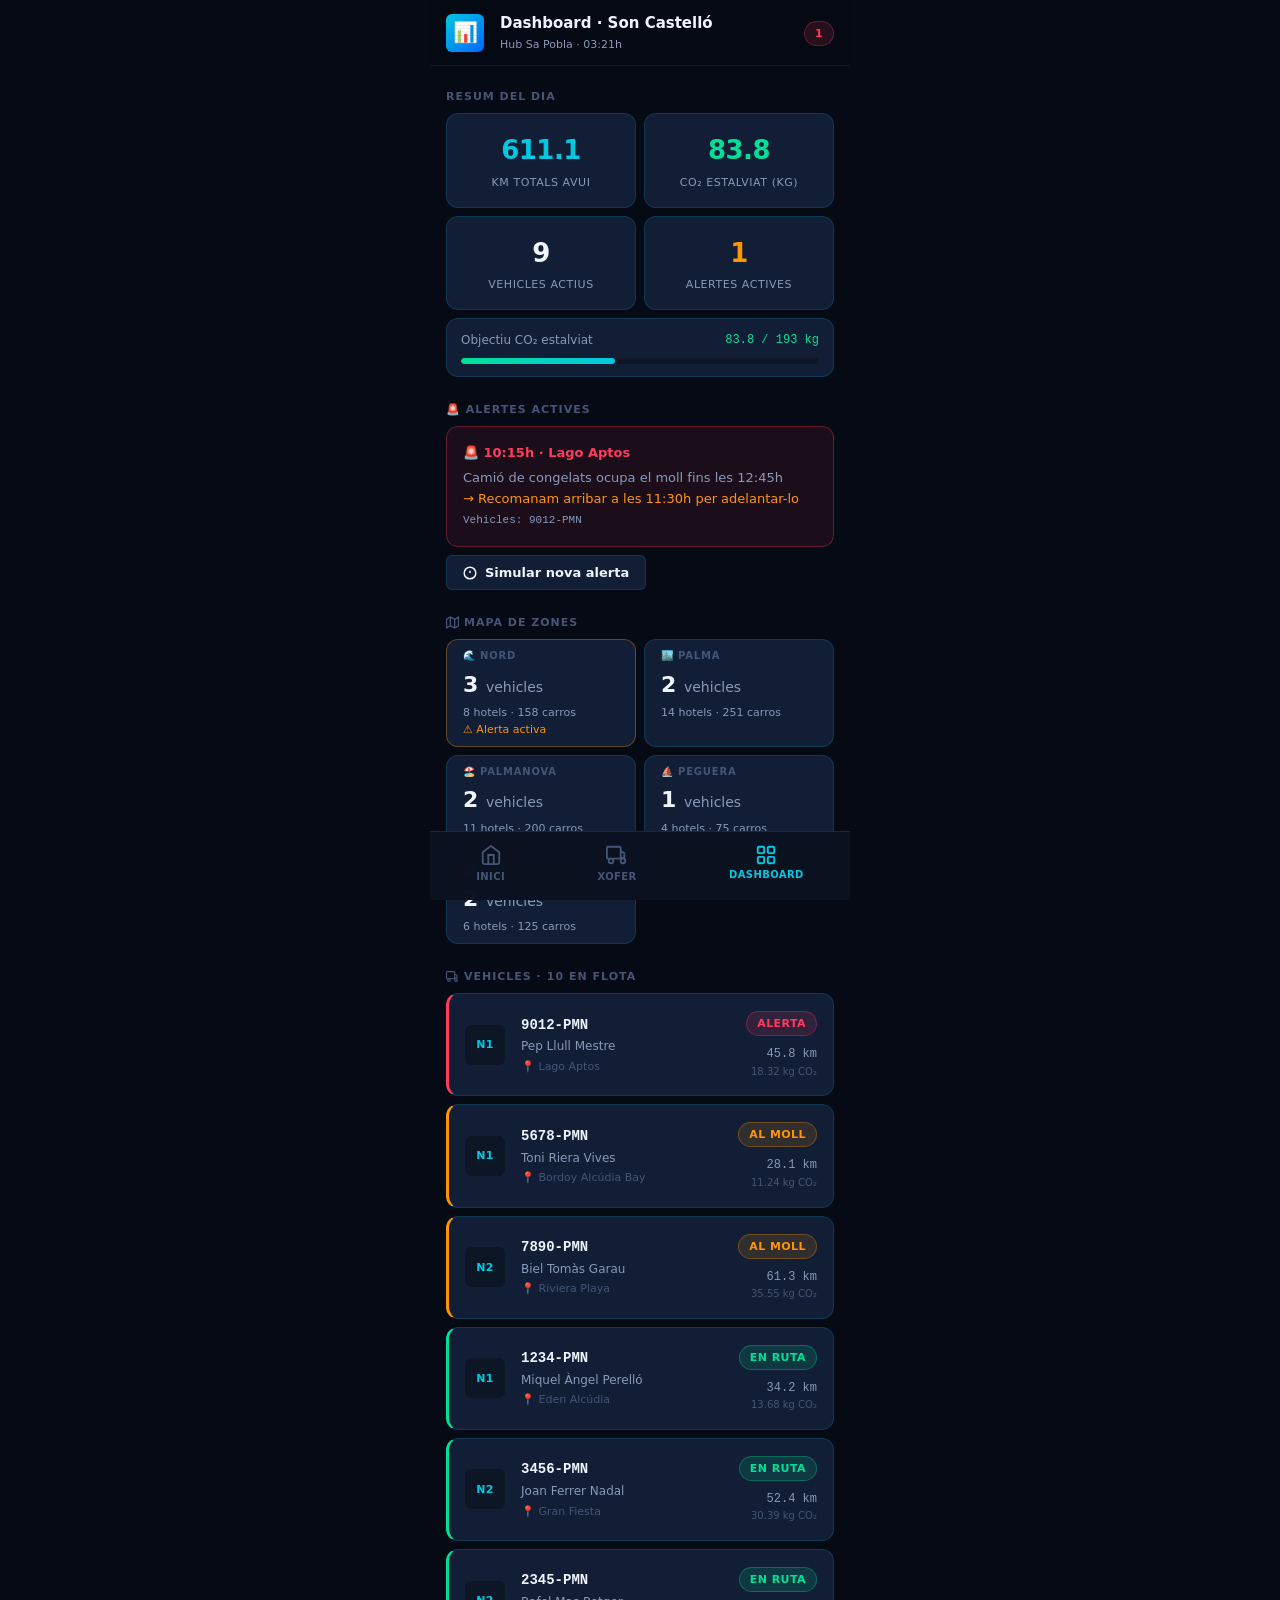
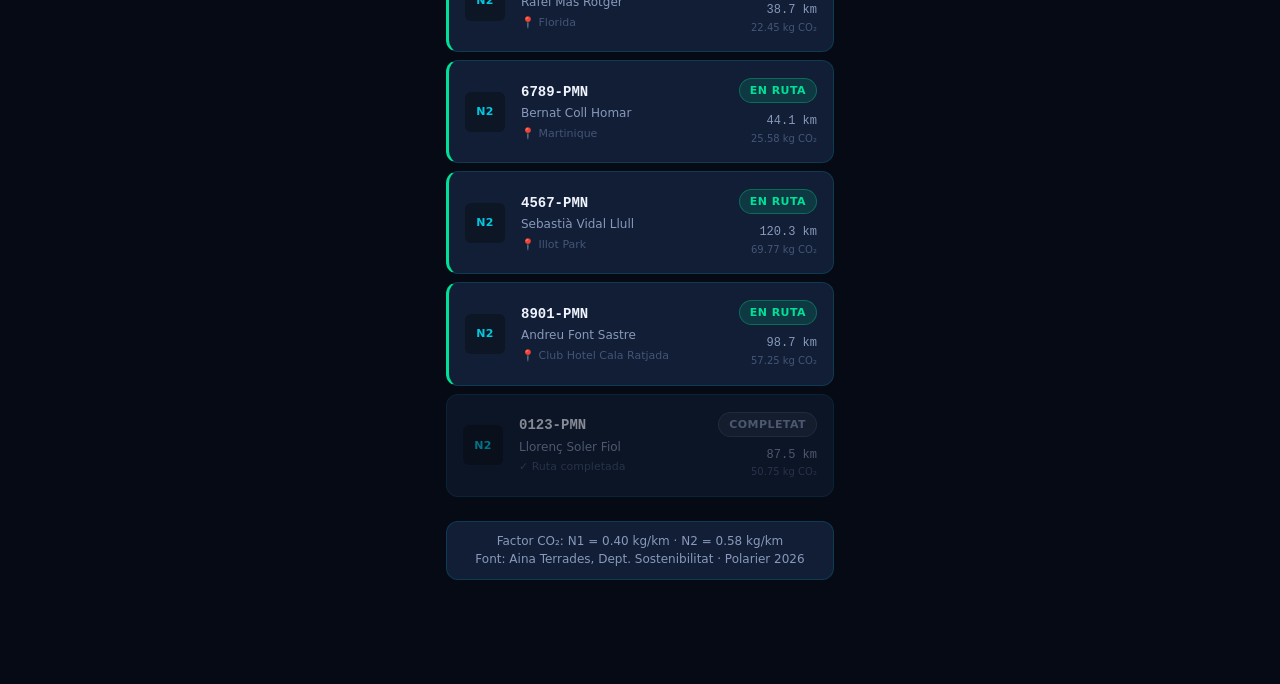
<file: gestor.html>
<!DOCTYPE html>
<html lang="ca">
<head>
  <meta charset="UTF-8">
  <meta name="viewport" content="width=device-width, initial-scale=1.0, maximum-scale=1.0, user-scalable=no">
  <meta name="theme-color" content="#050A14">
  <meta name="apple-mobile-web-app-capable" content="yes">
  <title>PolarRoute — Gestor</title>
  <link rel="stylesheet" href="style.css">
</head>
<body>
  <!-- ====================================================
       gestor.html — Dashboard de gestió de flota
       Hackathon InnovaFP 2026 · Polarier
       ==================================================== -->

  <!-- Capçalera sticky -->
  <header class="page-header">
    <div class="logo-icon">📊</div>
    <div class="header-info">
      <h1>Dashboard · Son Castelló</h1>
      <div class="subtitle" id="hora-actual">Hub Sa Pobla — temps real</div>
    </div>
    <div id="badge-alertes"></div>
  </header>

  <div class="container" style="margin-top: 6px;">

    <!-- === COMPTADORS PRINCIPALS === -->
    <div class="section">
      <div class="section-title">Resum del dia</div>
      <div class="stats-grid">
        <div class="stat-card">
          <div class="stat-value cyan" id="stat-km">—</div>
          <div class="stat-label">Km totals avui</div>
        </div>
        <div class="stat-card">
          <div class="stat-value green" id="stat-co2-estalviat">—</div>
          <div class="stat-label">CO₂ estalviat (kg)</div>
        </div>
        <div class="stat-card">
          <div class="stat-value" id="stat-vehicles">—</div>
          <div class="stat-label">Vehicles actius</div>
        </div>
        <div class="stat-card">
          <div class="stat-value orange" id="stat-alertes">—</div>
          <div class="stat-label">Alertes actives</div>
        </div>
      </div>

      <!-- Barra de progrés CO2 -->
      <div class="card" style="padding: 12px 14px; margin-top: var(--sp-sm);">
        <div class="flex-between text-sm" style="margin-bottom: 8px;">
          <span class="text-muted">Objectiu CO₂ estalviat</span>
          <span class="text-mono" style="color: var(--ok);">
            <span id="co2-actual">—</span> / <span id="co2-objectiu">193</span> kg
          </span>
        </div>
        <div style="height:6px; background:var(--bg-surface); border-radius:var(--r-full); overflow:hidden;">
          <div id="co2-bar" style="height:100%; background:linear-gradient(90deg,var(--ok),var(--accent-cyan)); border-radius:var(--r-full); width:0%; transition:width .6s ease;"></div>
        </div>
      </div>
    </div>

    <!-- === ALERTES ACTIVES === -->
    <div class="section" id="zona-alertes">
      <div class="section-title">🚨 Alertes actives</div>
      <div id="llista-alertes">
        <!-- Generat per JavaScript -->
      </div>
      <button class="btn btn-secondary btn-sm" style="margin-top: 8px;" onclick="simularNova()">
        <svg width="14" height="14" viewBox="0 0 24 24" fill="none" stroke="currentColor" stroke-width="2.5">
          <circle cx="12" cy="12" r="10"/>
          <path d="M12 8v4M12 16h.01"/>
        </svg>
        Simular nova alerta
      </button>
    </div>

    <!-- === MAPA DE ZONES === -->
    <div class="section">
      <div class="section-title">
        <svg width="13" height="13" viewBox="0 0 24 24" fill="none" stroke="currentColor" stroke-width="2.5">
          <polygon points="1,6 1,22 8,18 16,22 23,18 23,2 16,6 8,2"/>
          <line x1="8" y1="2" x2="8" y2="18"/>
          <line x1="16" y1="6" x2="16" y2="22"/>
        </svg>
        Mapa de zones
      </div>
      <div class="zone-grid" id="zone-grid">
        <!-- Generat per JavaScript -->
      </div>
    </div>

    <!-- === VEHICLES ACTIUS === -->
    <div class="section">
      <div class="section-title">
        <svg width="13" height="13" viewBox="0 0 24 24" fill="none" stroke="currentColor" stroke-width="2">
          <rect x="1" y="3" width="15" height="13" rx="1"/>
          <path d="M16 8l4 2v5h-4"/>
          <circle cx="5.5" cy="18.5" r="2.5"/>
          <circle cx="18.5" cy="18.5" r="2.5"/>
        </svg>
        Vehicles · <span id="total-vehicles">10</span> en flota
      </div>
      <div id="llista-vehicles">
        <!-- Generat per JavaScript -->
      </div>
    </div>

    <!-- Footer CO2 -->
    <div class="card text-sm text-muted center" style="padding: 10px;">
      Factor CO₂: N1 = 0.40 kg/km · N2 = 0.58 kg/km<br>
      Font: Aina Terrades, Dept. Sostenibilitat · Polarier 2026
    </div>

  </div>

  <!-- Navegació inferior -->
  <nav class="bottom-nav">
    <a href="index.html" class="nav-item">
      <svg viewBox="0 0 24 24" fill="none" stroke="currentColor" stroke-width="2">
        <path d="M3 9l9-7 9 7v11a2 2 0 01-2 2H5a2 2 0 01-2-2z"/>
        <polyline points="9,22 9,12 15,12 15,22"/>
      </svg>
      Inici
    </a>
    <a href="xofer.html" class="nav-item">
      <svg viewBox="0 0 24 24" fill="none" stroke="currentColor" stroke-width="2">
        <rect x="1" y="3" width="15" height="13" rx="1"/>
        <path d="M16 8l4 2v5h-4"/>
        <circle cx="5.5" cy="18.5" r="2.5"/>
        <circle cx="18.5" cy="18.5" r="2.5"/>
      </svg>
      Xofer
    </a>
    <button class="nav-item active">
      <svg viewBox="0 0 24 24" fill="none" stroke="currentColor" stroke-width="2">
        <rect x="3" y="3" width="7" height="7" rx="1"/>
        <rect x="14" y="3" width="7" height="7" rx="1"/>
        <rect x="3" y="14" width="7" height="7" rx="1"/>
        <rect x="14" y="14" width="7" height="7" rx="1"/>
      </svg>
      Dashboard
    </button>
  </nav>

  <script src="data.js"></script>
  <script>
    // ============================================================
    // gestor.html — Lògica del dashboard de gestió
    // ============================================================

    // Etiquetes visuals per als estats dels vehicles
    const ESTAT_CONFIG = {
      en_ruta:   { label: 'En ruta',   cssClass: 'ok',    badgeClass: 'badge-ok'    },
      en_moll:   { label: 'Al moll',   cssClass: 'alert', badgeClass: 'badge-alert' },
      alert:     { label: 'Alerta',    cssClass: 'danger',badgeClass: 'badge-danger'},
      completat: { label: 'Completat', cssClass: 'done',  badgeClass: 'badge-neutral'}
    };

    // Etiquetes de les zones
    const ZONES_CONFIG = [
      { key: 'nord',      label: 'Nord',      icon: '🌊', hub: 'Sa Pobla'     },
      { key: 'palma',     label: 'Palma',     icon: '🏙️', hub: 'Son Castelló' },
      { key: 'palmanova', label: 'Palmanova', icon: '🏖️', hub: 'Son Castelló' },
      { key: 'peguera',   label: 'Peguera',   icon: '⛵', hub: 'Son Castelló' },
      { key: 'est',       label: 'Est',       icon: '🌅', hub: 'Son Castelló' }
    ];

    /**
     * Punt d'entrada — inicialitza tot el dashboard
     */
    function inicialitzar() {
      actualitzarHora();
      renderStats();
      renderAlertes();
      renderZones();
      renderVehicles();
    }

    /**
     * Actualitza l'hora a la capçalera cada minut
     */
    function actualitzarHora() {
      const ara = new Date();
      const hora = `${String(ara.getHours()).padStart(2,'0')}:${String(ara.getMinutes()).padStart(2,'0')}`;
      document.getElementById('hora-actual').textContent = `Hub Sa Pobla · ${hora}h`;
    }

    /**
     * Calcula i renderitza tots els comptadors del resum
     */
    function renderStats() {
      const resum = calcularResumFlota();

      // CO2 emès total de la flota
      const co2Emes = resum.co2_total;

      // CO2 estalviat: diferència entre ruta no optimitzada (estimem +25%) i la real
      const co2NoOptimitzat = Math.round(co2Emes * 1.25 * 10) / 10;
      const co2Estalviat    = Math.round((co2NoOptimitzat - co2Emes) * 10) / 10;

      // Percentatge de progrés cap a l'objectiu
      const pct = Math.min(100, Math.round((co2Estalviat / CO2_OBJECTIU_ESTALVI) * 100));

      document.getElementById('stat-km').textContent           = resum.km_totals;
      document.getElementById('stat-co2-estalviat').textContent = co2Estalviat;
      document.getElementById('stat-vehicles').textContent     = resum.vehicles_actius;
      document.getElementById('stat-alertes').textContent      = ALERTES.filter(a => a.estat === 'activa').length;
      document.getElementById('co2-actual').textContent        = co2Estalviat;
      document.getElementById('co2-objectiu').textContent      = CO2_OBJECTIU_ESTALVI;

      // Anima la barra de progrés
      setTimeout(() => {
        document.getElementById('co2-bar').style.width = pct + '%';
      }, 100);

      // Badge d'alertes a la capçalera
      const numAlertes = ALERTES.filter(a => a.estat === 'activa').length;
      document.getElementById('badge-alertes').innerHTML = numAlertes > 0
        ? `<span class="badge badge-danger">${numAlertes}</span>`
        : '';
    }

    /**
     * Renderitza la llista d'alertes actives
     */
    function renderAlertes() {
      const actives = ALERTES.filter(a => a.estat === 'activa');
      const cont    = document.getElementById('llista-alertes');

      if (!actives.length) {
        cont.innerHTML = `
          <div class="alert-box success">
            <div class="alert-header">✅ Cap alerta activa</div>
            <div class="alert-body">Tots els vehicles operen amb normalitat.</div>
          </div>`;
        return;
      }

      let html = '';
      actives.forEach(alerta => {
        const hotel = getHotelById(alerta.hotel_id);
        const nomHotel = hotel ? hotel.nom : alerta.hotel_id;

        html += `
          <div class="alert-box danger" style="margin-bottom: 8px;">
            <div class="alert-header">
              🚨 ${alerta.hora_detectada}h · ${nomHotel}
            </div>
            <div class="alert-body">
              ${alerta.missatge}<br>
              <span style="color:var(--alert);">→ ${alerta.recomanacio}</span>
              ${alerta.vehicles_afectats.length
                ? `<br><span class="text-mono" style="font-size:11px;">Vehicles: ${alerta.vehicles_afectats.join(', ')}</span>`
                : ''
              }
            </div>
          </div>
        `;
      });

      cont.innerHTML = html;
    }

    /**
     * Renderitza el mapa visual de zones amb vehicles i hotels
     */
    function renderZones() {
      const grid = document.getElementById('zone-grid');
      grid.innerHTML = '';

      ZONES_CONFIG.forEach(zona => {
        const hotelsZona   = getHotelsByZona(zona.key);
        const vehiclesZona = VEHICLES.filter(v => {
          const rutaHotels = (RUTES[v.ruta] || []).map(id => getHotelById(id)).filter(Boolean);
          return rutaHotels.some(h => h.zona === zona.key);
        });
        const tenAlertes = hotelsZona.some(h => h.alerta);
        const carrosZona = hotelsZona.reduce((acc, h) => acc + h.carros, 0);

        const tile = document.createElement('div');
        tile.className = 'zone-tile' + (tenAlertes ? ' has-alert' : '');
        tile.innerHTML = `
          <div class="zone-tile-name">${zona.icon} ${zona.label}</div>
          <div class="zone-tile-count">${vehiclesZona.length}
            <span style="font-size:14px; font-weight:400; color:var(--text-secondary);"> vehicles</span>
          </div>
          <div class="zone-tile-sub">
            ${hotelsZona.length} hotels · ${carrosZona} carros
            ${tenAlertes ? '<br><span style="color:var(--alert);">⚠️ Alerta activa</span>' : ''}
          </div>
        `;
        grid.appendChild(tile);
      });
    }

    /**
     * Renderitza les targetes de tots els vehicles de la flota
     */
    function renderVehicles() {
      const cont = document.getElementById('llista-vehicles');
      cont.innerHTML = '';

      // Ordena: alertes primer, completats últims
      const ordre = { alert: 0, en_moll: 1, en_ruta: 2, completat: 3 };
      const vehiclesOrdenats = [...VEHICLES].sort((a, b) =>
        (ordre[a.estat] ?? 9) - (ordre[b.estat] ?? 9)
      );

      vehiclesOrdenats.forEach(v => {
        const cfg        = ESTAT_CONFIG[v.estat] || ESTAT_CONFIG.en_ruta;
        const hotelActual = v.hotel_actual ? getHotelById(v.hotel_actual) : null;
        const co2V       = calcularCO2(v.km_fets, v.tipus);

        const card = document.createElement('div');
        card.className = `vehicle-card ${cfg.cssClass}`;
        card.innerHTML = `
          <div class="v-type">${v.tipus}</div>
          <div class="v-info">
            <div class="v-matricula">${v.matricula}</div>
            <div class="v-xofer">${v.xofer}</div>
            <div class="v-hotel">
              ${hotelActual
                ? `📍 ${hotelActual.nom}`
                : '✓ Ruta completada'
              }
            </div>
          </div>
          <div style="text-align:right; flex-shrink:0;">
            <span class="badge ${cfg.badgeClass}" style="margin-bottom:5px; display:inline-flex;">${cfg.label}</span>
            <div class="text-sm text-muted text-mono" style="margin-top:4px;">${v.km_fets} km</div>
            <div style="font-size:10px; color:var(--text-muted);">${co2V} kg CO₂</div>
          </div>
        `;
        cont.appendChild(card);
      });
    }

    /**
     * Simula l'aparició d'una nova alerta (botó del dashboard)
     */
    function simularNova() {
      // Hotels candidats sense alerta activa
      const candidats = HOTELS.filter(h => !h.alerta && h.zona !== 'est');

      if (!candidats.length) {
        alert('Totes les alertes simulades ja estan actives.');
        return;
      }

      // Selecciona un hotel aleatori
      const hotel = candidats[Math.floor(Math.random() * candidats.length)];

      const motius = [
        'Camió de mercaderies bloqueja l\'accés al moll',
        'Vehicle de manteniment al pati de càrrega',
        'Obres de pavimentació fins les 14:00h',
        'Camió de gas ocupa el moll fins les 11:30h'
      ];
      const motiu = motius[Math.floor(Math.random() * motius.length)];

      // Genera l'alerta via la funció de data.js
      const novaAlerta = simularNovaAlerta(hotel.id, `${motiu} — ${hotel.nom}`);

      // Marca el hotel com a afectat
      hotel.alerta     = true;
      hotel.moll_ocupat = true;
      hotel.fins_hora   = novaAlerta.fins_hora;

      // Re-renderitza tot el dashboard
      renderStats();
      renderAlertes();
      renderZones();
      renderVehicles();

      // Desplaça a les alertes
      document.getElementById('zona-alertes').scrollIntoView({ behavior: 'smooth' });
    }

    // Inicialitza el dashboard
    inicialitzar();

    // Actualitza l'hora cada minut
    setInterval(actualitzarHora, 60000);
  </script>
</body>
</html>
</file>
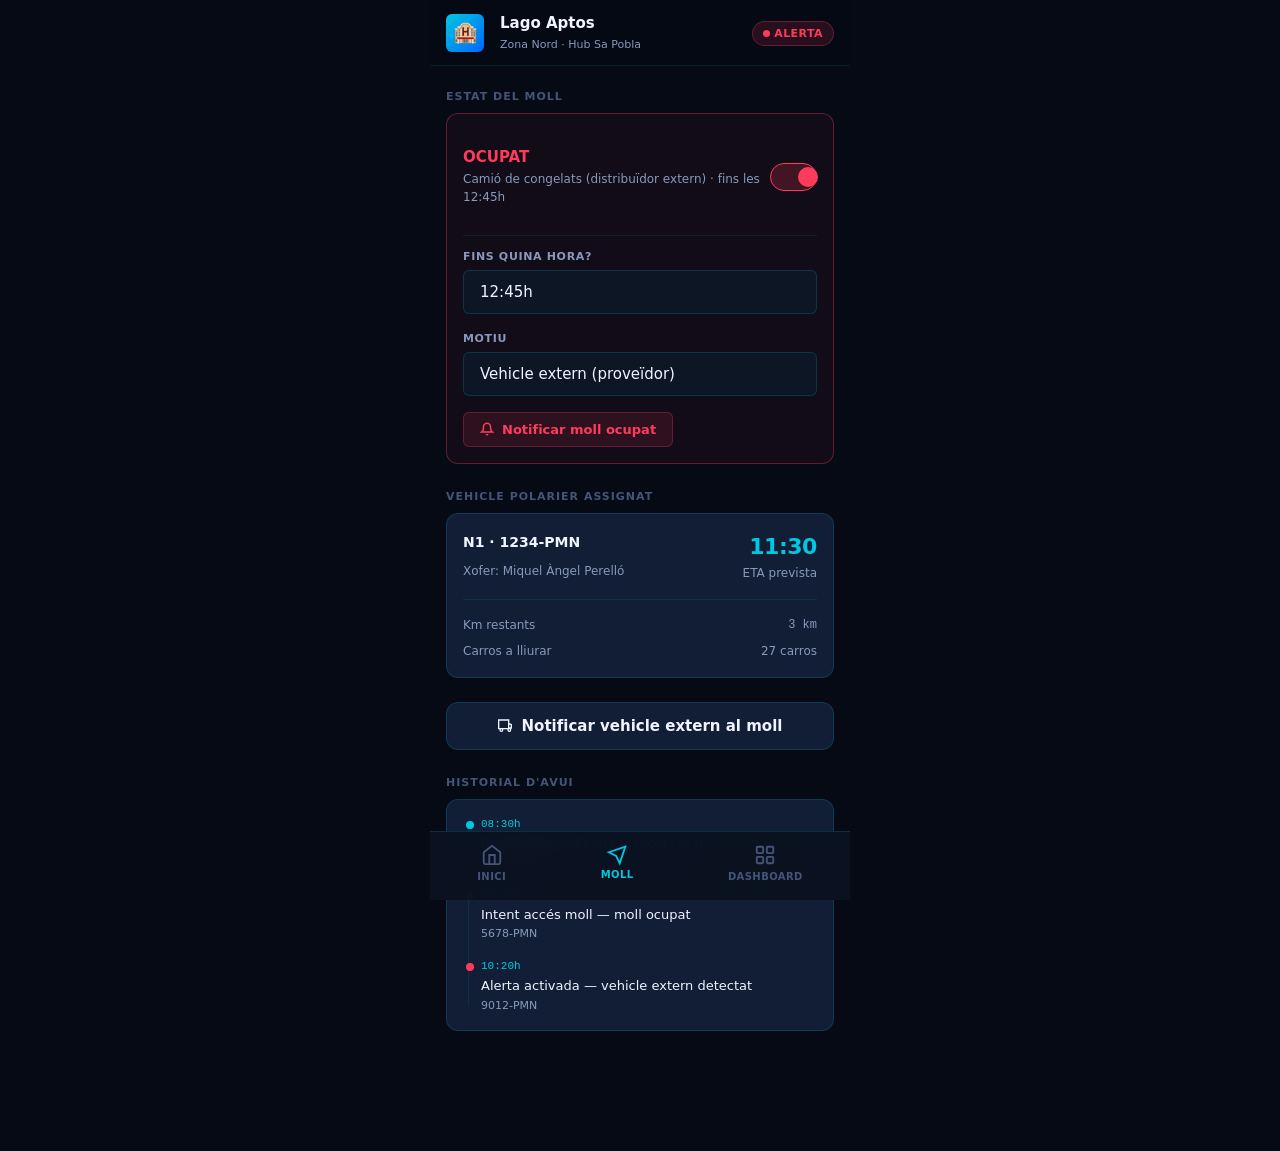
<file: hotel.html>
<!DOCTYPE html>
<html lang="ca">
<head>
  <meta charset="UTF-8">
  <meta name="viewport" content="width=device-width, initial-scale=1.0, maximum-scale=1.0, user-scalable=no">
  <meta name="theme-color" content="#050A14">
  <meta name="apple-mobile-web-app-capable" content="yes">
  <title>PolarRoute — Hotel</title>
  <link rel="stylesheet" href="style.css">
</head>
<body>
  <!-- ====================================================
       hotel.html — Estat del moll + notificació d'alertes
       Hackathon InnovaFP 2026 · Polarier
       ==================================================== -->

  <!-- Capçalera sticky -->
  <header class="page-header">
    <div class="logo-icon">🏨</div>
    <div class="header-info">
      <h1 id="header-hotel">Hotel</h1>
      <div class="subtitle" id="header-zona">Carregant...</div>
    </div>
    <div id="header-alerta-badge"></div>
  </header>

  <div class="container" style="margin-top: 6px;">

    <!-- === ESTAT DEL MOLL === -->
    <div class="section">
      <div class="section-title">Estat del moll</div>
      <div class="card" id="card-moll">

        <!-- Toggle: LLIURE / OCUPAT -->
        <div class="toggle-row">
          <div>
            <div class="toggle-label-text" id="moll-label">LLIURE</div>
            <div class="text-sm text-muted" id="moll-sublabel">Cap vehicle al moll</div>
          </div>
          <label class="toggle-wrap">
            <input type="checkbox" id="toggle-moll" onchange="onMollChange()">
            <span class="toggle-track"></span>
          </label>
        </div>

        <!-- Formulari d'ocupació (s'activa quan el moll és OCUPAT) -->
        <div id="form-ocupat" style="display:none; margin-top: 12px; padding-top: 12px; border-top: 1px solid var(--border-subtle);">
          <div class="form-group">
            <label class="form-label">Fins quina hora?</label>
            <select id="sel-fins-hora" class="form-control" onchange="onFinsHoraChange()">
              <option value="">— Selecciona hora —</option>
              <option value="09:00">09:00h</option>
              <option value="09:30">09:30h</option>
              <option value="10:00">10:00h</option>
              <option value="10:30">10:30h</option>
              <option value="11:00">11:00h</option>
              <option value="11:30">11:30h</option>
              <option value="12:00">12:00h</option>
              <option value="12:30">12:30h</option>
              <option value="12:45">12:45h</option>
              <option value="13:00">13:00h</option>
              <option value="13:30">13:30h</option>
              <option value="14:00">14:00h</option>
              <option value="15:00">15:00h</option>
            </select>
          </div>
          <div class="form-group">
            <label class="form-label">Motiu</label>
            <select id="sel-motiu" class="form-control">
              <option value="vehicle_extern">Vehicle extern (proveïdor)</option>
              <option value="congelats">Camió de congelats</option>
              <option value="manteniment">Manteniment / obres</option>
              <option value="neteja">Neteja del moll</option>
              <option value="altre">Altre</option>
            </select>
          </div>
          <button class="btn btn-danger btn-sm" onclick="notificarOcupat()">
            <svg width="14" height="14" viewBox="0 0 24 24" fill="none" stroke="currentColor" stroke-width="2.5">
              <path d="M18 8A6 6 0 006 8c0 7-3 9-3 9h18s-3-2-3-9M13.73 21a2 2 0 01-3.46 0"/>
            </svg>
            Notificar moll ocupat
          </button>
        </div>

      </div>
    </div>

    <!-- Confirmació de notificació (s'activa després d'enviar) -->
    <div id="zona-confirmat" style="display:none;" class="section">
      <div class="alert-box success">
        <div class="alert-header">✅ Notificació enviada</div>
        <div class="alert-body" id="confirmat-text">
          Gestor i vehicles afectats han rebut l'alerta automàticament.
        </div>
      </div>
    </div>

    <!-- === ETA DEL VEHICLE POLARIER === -->
    <div class="section">
      <div class="section-title">Vehicle Polarier assignat</div>
      <div class="card" id="card-eta">
        <div class="flex-between">
          <div>
            <div style="font-size:14px; font-weight:700;" id="eta-vehicle-info">Carregant...</div>
            <div class="text-sm text-muted mt-sm" id="eta-xofer">—</div>
          </div>
          <div style="text-align:right;">
            <div class="stat-value cyan" style="font-size:22px;" id="eta-hora">—:—</div>
            <div class="text-sm text-muted">ETA prevista</div>
          </div>
        </div>
        <div class="divider"></div>
        <div class="flex-between text-sm text-muted">
          <span>Km restants</span>
          <span class="text-mono" id="eta-km">— km</span>
        </div>
        <div class="flex-between text-sm text-muted mt-sm">
          <span>Carros a lliurar</span>
          <span id="eta-carros">—</span>
        </div>
      </div>
    </div>

    <!-- === BOTÓ: NOTIFICAR VEHICLE EXTERN === -->
    <div class="section">
      <button class="btn btn-secondary" onclick="notificarVehicleExtern()" id="btn-vehicle-extern">
        <svg width="16" height="16" viewBox="0 0 24 24" fill="none" stroke="currentColor" stroke-width="2">
          <path d="M1 3h15v13H1zM16 8l4 2v5h-4M5 16a2 2 0 100 4 2 2 0 000-4zM17 16a2 2 0 100 4 2 2 0 000-4z"/>
        </svg>
        Notificar vehicle extern al moll
      </button>
    </div>

    <!-- Confirmació de notificació de vehicle extern -->
    <div id="zona-extern-confirmat" style="display:none;" class="section">
      <div class="alert-box warning">
        <div class="alert-header">⚠️ Vehicle extern notificat</div>
        <div class="alert-body">
          L'alerta s'ha transmès al gestor i als vehicles de Polarier en ruta cap al teu hotel.
        </div>
      </div>
    </div>

    <!-- === HISTORIAL D'AVUI === -->
    <div class="section">
      <div class="section-title">Historial d'avui</div>
      <div class="card">
        <ul class="timeline" id="historial-list">
          <!-- Generat per JavaScript -->
        </ul>
      </div>
    </div>

  </div>

  <!-- Navegació inferior -->
  <nav class="bottom-nav">
    <a href="index.html" class="nav-item">
      <svg viewBox="0 0 24 24" fill="none" stroke="currentColor" stroke-width="2">
        <path d="M3 9l9-7 9 7v11a2 2 0 01-2 2H5a2 2 0 01-2-2z"/>
        <polyline points="9,22 9,12 15,12 15,22"/>
      </svg>
      Inici
    </a>
    <button class="nav-item active">
      <svg viewBox="0 0 24 24" fill="none" stroke="currentColor" stroke-width="2">
        <path d="M3 9l18-6-6 18-4-8-8-4z"/>
      </svg>
      Moll
    </button>
    <a href="gestor.html" class="nav-item">
      <svg viewBox="0 0 24 24" fill="none" stroke="currentColor" stroke-width="2">
        <rect x="3" y="3" width="7" height="7" rx="1"/>
        <rect x="14" y="3" width="7" height="7" rx="1"/>
        <rect x="3" y="14" width="7" height="7" rx="1"/>
        <rect x="14" y="14" width="7" height="7" rx="1"/>
      </svg>
      Dashboard
    </a>
  </nav>

  <script src="data.js"></script>
  <script>
    // ============================================================
    // hotel.html — Lògica de la vista de l'hotel
    // ============================================================

    // Llegeix l'ID de l'hotel des de la URL — default: Lago Aptos (té alerta, ideal per demo)
    const params    = new URLSearchParams(window.location.search);
    const hotelId   = params.get('hotel') || 'h_lago_aptos';
    const hotel     = getHotelById(hotelId) || getHotelById('h_lago_aptos');

    // Estat local del moll (pot ser modificat per l'usuari)
    let mollOcupat   = hotel.moll_ocupat;
    let finsHoraActual = hotel.fins_hora;

    // Noms de les zones per mostrar a la capçalera
    const NOMS_ZONA = {
      nord:      'Zona Nord · Hub Sa Pobla',
      palma:     'Zona Palma / s\'Arenal · Son Castelló',
      palmanova: 'Zona Palmanova / Magaluf · Son Castelló',
      peguera:   'Zona Peguera · Son Castelló',
      est:       'Zona Est · Son Castelló'
    };

    /**
     * Punt d'entrada — inicialitza la pàgina
     */
    function inicialitzar() {
      renderCapcalera();
      renderMoll();
      renderETA();
      renderHistorial();
    }

    /**
     * Actualitza la capçalera amb el nom i zona de l'hotel
     */
    function renderCapcalera() {
      document.getElementById('header-hotel').textContent = hotel.nom;
      document.getElementById('header-zona').textContent  = NOMS_ZONA[hotel.zona] || hotel.zona;

      // Badge si l'hotel té alerta activa
      if (hotel.alerta) {
        document.getElementById('header-alerta-badge').innerHTML =
          `<span class="badge badge-danger"><span class="status-dot danger"></span>Alerta</span>`;
      }
    }

    /**
     * Renderitza l'estat del moll i el formulari corresponent
     */
    function renderMoll() {
      const toggle    = document.getElementById('toggle-moll');
      const label     = document.getElementById('moll-label');
      const sublabel  = document.getElementById('moll-sublabel');
      const cardMoll  = document.getElementById('card-moll');
      const formOcupat = document.getElementById('form-ocupat');

      toggle.checked = mollOcupat;

      if (mollOcupat) {
        label.textContent   = 'OCUPAT';
        label.style.color   = 'var(--danger)';
        sublabel.textContent = hotel.motiu_ocupat
          ? `${hotel.motiu_ocupat}${finsHoraActual ? ' · fins les ' + finsHoraActual + 'h' : ''}`
          : (finsHoraActual ? `Fins les ${finsHoraActual}h` : 'Moll ocupat');
        cardMoll.className  = 'card card-danger';
        formOcupat.style.display = 'block';

        // Pre-selecciona l'hora si ja estava definida
        if (finsHoraActual) {
          document.getElementById('sel-fins-hora').value = finsHoraActual;
        }
      } else {
        label.textContent    = 'LLIURE';
        label.style.color    = 'var(--ok)';
        sublabel.textContent = 'Cap vehicle al moll — accés lliure';
        cardMoll.className   = 'card card-ok';
        formOcupat.style.display = 'none';
      }
    }

    /**
     * Gestiona el canvi del toggle de l'estat del moll
     */
    function onMollChange() {
      mollOcupat = document.getElementById('toggle-moll').checked;
      // Neteja confirmació anterior si existia
      document.getElementById('zona-confirmat').style.display = 'none';
      renderMoll();
    }

    /**
     * Actualitza el sublabel en temps real quan es selecciona l'hora
     */
    function onFinsHoraChange() {
      finsHoraActual = document.getElementById('sel-fins-hora').value;
    }

    /**
     * Simula l'enviament de la notificació de moll ocupat al gestor
     */
    function notificarOcupat() {
      const hora  = document.getElementById('sel-fins-hora').value;
      const motiu = document.getElementById('sel-motiu').options[
        document.getElementById('sel-motiu').selectedIndex
      ].text;

      if (!hora) {
        alert('Indica fins quina hora estarà ocupat el moll.');
        return;
      }

      // Actualitza les dades locals de l'hotel (simulació)
      hotel.moll_ocupat  = true;
      hotel.fins_hora    = hora;
      hotel.vehicle_extern = true;
      hotel.motiu_ocupat = motiu;
      finsHoraActual = hora;

      // Crea una alerta al sistema de dades
      simularNovaAlerta(hotel.id, `${motiu} al moll de ${hotel.nom} fins les ${hora}h`);

      // Mostra confirmació
      document.getElementById('confirmat-text').textContent =
        `Moll ocupat per "${motiu}" fins les ${hora}h. Gestor i vehicles notificats.`;
      document.getElementById('zona-confirmat').style.display = 'block';
      document.getElementById('zona-confirmat').scrollIntoView({ behavior: 'smooth' });
    }

    /**
     * Simula la notificació d'un vehicle extern al moll
     */
    function notificarVehicleExtern() {
      const btn = document.getElementById('btn-vehicle-extern');
      btn.disabled = true;
      btn.innerHTML = '<span>✓ Notificació enviada</span>';

      // Activa el moll com a ocupat si no ho estava
      if (!mollOcupat) {
        mollOcupat = true;
        document.getElementById('toggle-moll').checked = true;
        renderMoll();
      }

      // Mostra la confirmació
      document.getElementById('zona-extern-confirmat').style.display = 'block';
      document.getElementById('zona-extern-confirmat').scrollIntoView({ behavior: 'smooth' });

      // Restaura el botó al cap de 3 segons
      setTimeout(() => {
        btn.disabled = false;
        btn.innerHTML = `
          <svg width="16" height="16" viewBox="0 0 24 24" fill="none" stroke="currentColor" stroke-width="2">
            <path d="M1 3h15v13H1zM16 8l4 2v5h-4M5 16a2 2 0 100 4 2 2 0 000-4zM17 16a2 2 0 100 4 2 2 0 000-4z"/>
          </svg>
          Notificar vehicle extern al moll`;
      }, 3000);
    }

    /**
     * Renderitza l'ETA del vehicle Polarier assignat a aquest hotel
     */
    function renderETA() {
      // Cerca el vehicle que té aquest hotel com a destí actual o proper
      const vehicleAssignat = VEHICLES.find(v =>
        v.hotel_actual === hotel.id || (RUTES[v.ruta] || []).includes(hotel.id)
      );

      if (!vehicleAssignat) {
        document.getElementById('card-eta').innerHTML =
          `<div class="text-sm text-muted center">Cap vehicle Polarier assignat avui</div>`;
        return;
      }

      // Calcula ETA estimada
      const horaBase  = '08:00';
      const etaCalc   = hotel.eta_prevista || calcularETA(horaBase, hotel.km_hub);
      const hotelActualVehicle = vehicleAssignat.hotel_actual
        ? getHotelById(vehicleAssignat.hotel_actual)
        : null;
      const kmRestants = hotel.km_hub - (vehicleAssignat.km_fets % hotel.km_hub);

      document.getElementById('eta-vehicle-info').textContent =
        `${vehicleAssignat.tipus} · ${vehicleAssignat.matricula}`;
      document.getElementById('eta-xofer').textContent =
        `Xofer: ${vehicleAssignat.xofer}`;
      document.getElementById('eta-hora').textContent = etaCalc;
      document.getElementById('eta-km').textContent =
        `${Math.max(0.1, Math.round(kmRestants * 10) / 10)} km`;
      document.getElementById('eta-carros').textContent =
        `${hotel.carros} carros`;
    }

    /**
     * Renderitza el historial de visites d'avui per a l'hotel
     */
    function renderHistorial() {
      const list = document.getElementById('historial-list');
      const historial = HISTORIAL_AVUI[hotel.id];

      if (!historial || !historial.length) {
        list.innerHTML = `<li class="text-sm text-muted" style="padding: 4px 0;">Cap visita registrada avui</li>`;
        return;
      }

      list.innerHTML = '';
      historial.forEach(entry => {
        const li = document.createElement('li');
        li.className = `timeline-item ${entry.estat}`;
        li.innerHTML = `
          <div class="timeline-hora">${entry.hora}h</div>
          <div class="timeline-text">${entry.accio}</div>
          <div class="timeline-sub">${entry.vehicle}</div>
        `;
        list.appendChild(li);
      });
    }

    // Inicialitza la pàgina en carregar
    inicialitzar();
  </script>
</body>
</html>
</file>
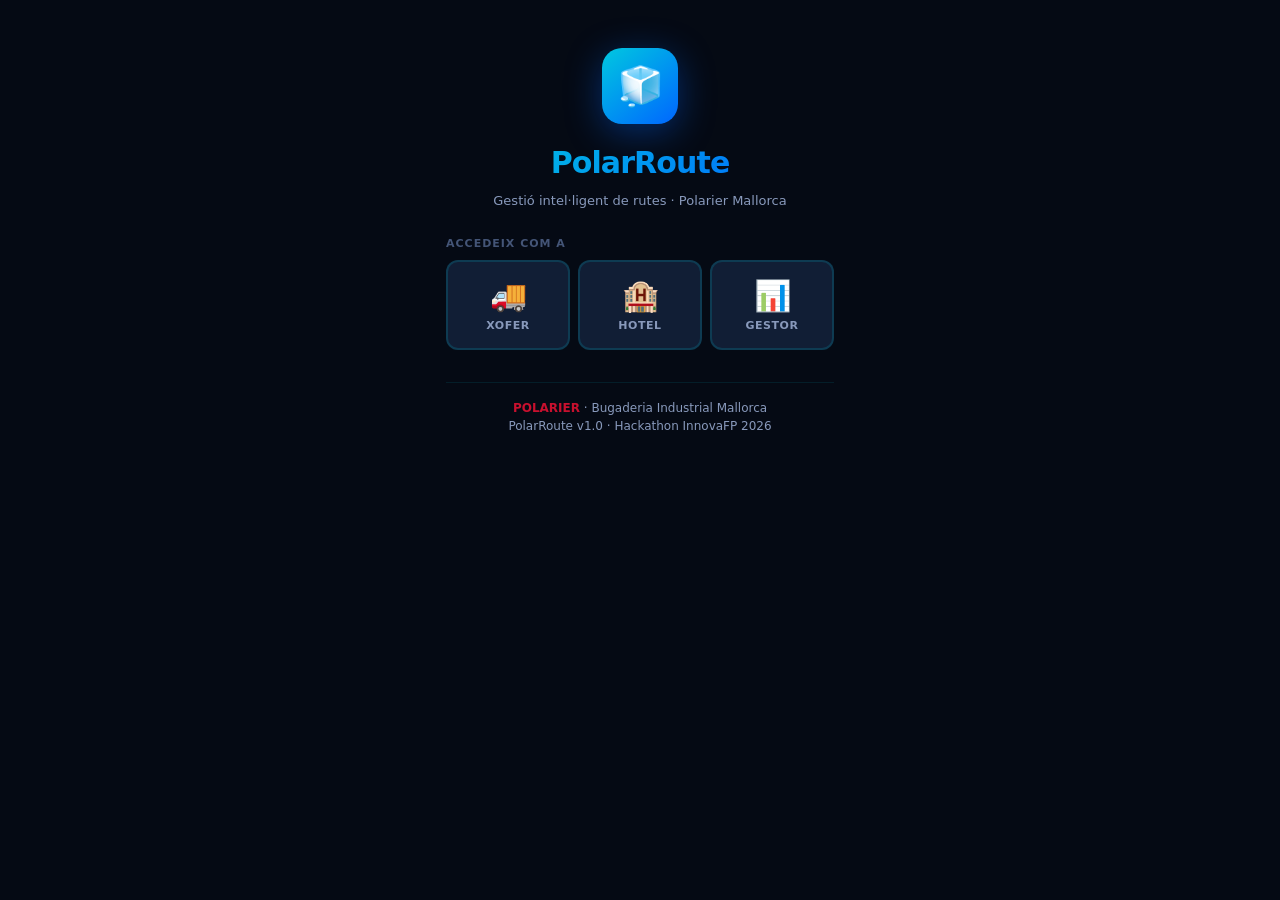
<file: temporal.html>
<!DOCTYPE html>
<html lang="ca">
<head>
  <meta charset="UTF-8">
  <meta name="viewport" content="width=device-width, initial-scale=1.0, maximum-scale=1.0, user-scalable=no">
  <meta name="theme-color" content="#050A14">
  <meta name="apple-mobile-web-app-capable" content="yes">
  <meta name="apple-mobile-web-app-status-bar-style" content="black-translucent">
  <title>PolarRoute — Polarier Mallorca</title>
  <link rel="stylesheet" href="style.css">
</head>
<body>
  <!-- ====================================================
       index.html — Pantalla de login i selecció de ROL
       Hackathon InnovaFP 2026 · Polarier
       ==================================================== -->

  <div class="container">

    <!-- Splash: logo i marca -->
    <div class="login-splash">
      <div class="brand-icon">🧊</div>
      <div class="brand-name">PolarRoute</div>
      <p class="brand-tagline">Gestió intel·ligent de rutes · Polarier Mallorca</p>
    </div>

    <!-- Selecció de ROL -->
    <div class="section">
      <div class="section-title">Accedeix com a</div>
      <div class="role-grid">
        <button class="role-btn" onclick="selectRole('xofer', this)">
          <span class="role-icon">🚚</span>
          <span class="role-text">Xofer</span>
        </button>
        <button class="role-btn" onclick="selectRole('hotel', this)">
          <span class="role-icon">🏨</span>
          <span class="role-text">Hotel</span>
        </button>
        <button class="role-btn" onclick="selectRole('gestor', this)">
          <span class="role-icon">📊</span>
          <span class="role-text">Gestor</span>
        </button>
      </div>
    </div>

    <!-- Formulari Xofer (ocult fins seleccionar rol) -->
    <div id="form-xofer" class="section" style="display:none;">
      <div class="form-group">
        <label class="form-label">Tipus de vehicle</label>
        <select id="sel-tipus" class="form-control" onchange="onTipusChange()">
          <option value="">— Selecciona tipus —</option>
          <option value="N1">N1 — Vehicle lleuger (15 carros màx.)</option>
          <option value="N2">N2 — Vehicle pesant (27 carros màx.)</option>
        </select>
      </div>
      <div class="form-group">
        <label class="form-label">Matrícula</label>
        <select id="sel-matricula" class="form-control" onchange="checkReady()">
          <option value="">— Primer selecciona el tipus —</option>
        </select>
      </div>
    </div>

    <!-- Formulari Hotel (ocult fins seleccionar rol) -->
    <div id="form-hotel" class="section" style="display:none;">
      <div class="form-group">
        <label class="form-label">Selecciona el teu hotel</label>
        <select id="sel-hotel" class="form-control" onchange="checkReady()">
          <option value="">— Selecciona hotel —</option>
        </select>
      </div>
    </div>

    <!-- Botó d'accés -->
    <div id="btn-wrap" style="display:none;">
      <button id="btn-entrar" class="btn btn-primary" onclick="entrar()" disabled>
        <span>Entrar</span>
        <svg width="16" height="16" viewBox="0 0 24 24" fill="none" stroke="currentColor" stroke-width="2.5">
          <path d="M5 12h14M12 5l7 7-7 7"/>
        </svg>
      </button>
    </div>

    <!-- Peu de pàgina -->
    <div class="divider" style="margin-top: 32px;"></div>
    <div class="center text-sm text-muted" style="padding-bottom: 20px;">
      <strong style="color: var(--accent-red);">POLARIER</strong> · Bugaderia Industrial Mallorca<br>
      PolarRoute v1.0 · Hackathon InnovaFP 2026
    </div>

  </div>

  <!-- Dades -->
  <script src="data.js"></script>
  <script>
    // ============================================================
    // Lògica de login — selecció de rol i navegació
    // ============================================================

    let rolActiu = null;

    /**
     * Selecciona un rol i mostra el formulari corresponent
     * @param {string} rol - 'xofer' | 'hotel' | 'gestor'
     * @param {HTMLElement} btn - Botó clicat
     */
    function selectRole(rol, btn) {
      // Marca el botó com a seleccionat
      document.querySelectorAll('.role-btn').forEach(b => b.classList.remove('selected'));
      btn.classList.add('selected');
      rolActiu = rol;

      // Amaga tots els formularis i el botó
      document.getElementById('form-xofer').style.display = 'none';
      document.getElementById('form-hotel').style.display = 'none';
      document.getElementById('btn-wrap').style.display = 'none';

      const btnEntrar = document.getElementById('btn-entrar');
      btnEntrar.disabled = true;

      if (rol === 'xofer') {
        document.getElementById('form-xofer').style.display = 'block';
        document.getElementById('btn-wrap').style.display = 'block';
        // Reinicia el selector de matrícula
        document.getElementById('sel-tipus').value = '';
        document.getElementById('sel-matricula').innerHTML = '<option value="">— Primer selecciona el tipus —</option>';
      } else if (rol === 'hotel') {
        document.getElementById('form-hotel').style.display = 'block';
        document.getElementById('btn-wrap').style.display = 'block';
        omplirHotels();
      } else if (rol === 'gestor') {
        // El gestor no necessita formulari addicional
        document.getElementById('btn-wrap').style.display = 'block';
        btnEntrar.disabled = false;
      }
    }

    /**
     * Omple el selector d'hotels agrupats per zona
     */
    function omplirHotels() {
      const sel = document.getElementById('sel-hotel');
      sel.innerHTML = '<option value="">— Selecciona hotel —</option>';

      const zones = [
        { key: 'nord',      label: '🌊 Zona Nord — Alcúdia / Can Picafort' },
        { key: 'palma',     label: '🏙️ Zona Palma / s\'Arenal' },
        { key: 'palmanova', label: '🏖️ Zona Palmanova / Magaluf' },
        { key: 'peguera',   label: '⛵ Zona Peguera' },
        { key: 'est',       label: '🌅 Zona Est — Cala d\'Or / Ratjada / Millor' }
      ];

      zones.forEach(zona => {
        const hotelsZona = getHotelsByZona(zona.key);
        if (!hotelsZona.length) return;
        const grp = document.createElement('optgroup');
        grp.label = zona.label;
        hotelsZona.forEach(h => {
          const opt = document.createElement('option');
          opt.value = h.id;
          opt.textContent = h.nom + (h.alerta ? ' ⚠️' : '');
          grp.appendChild(opt);
        });
        sel.appendChild(grp);
      });
    }

    /**
     * Actualitza les matrícules disponibles quan es canvia el tipus de vehicle
     */
    function onTipusChange() {
      const tipus = document.getElementById('sel-tipus').value;
      const sel = document.getElementById('sel-matricula');
      sel.innerHTML = '<option value="">— Selecciona matrícula —</option>';
      document.getElementById('btn-entrar').disabled = true;

      if (!tipus) return;

      VEHICLES.filter(v => v.tipus === tipus).forEach(v => {
        const opt = document.createElement('option');
        opt.value = v.matricula;
        opt.textContent = `${v.matricula} — ${v.xofer}`;
        sel.appendChild(opt);
      });
    }

    /**
     * Comprova si tots els camps requerits estan plens per activar el botó
     */
    function checkReady() {
      const btn = document.getElementById('btn-entrar');
      if (rolActiu === 'xofer') {
        btn.disabled = !document.getElementById('sel-matricula').value;
      } else if (rolActiu === 'hotel') {
        btn.disabled = !document.getElementById('sel-hotel').value;
      }
    }

    /**
     * Navega a la pàgina correcta amb els paràmetres seleccionats
     */
    function entrar() {
      if (rolActiu === 'gestor') {
        window.location.href = 'gestor.html';
      } else if (rolActiu === 'hotel') {
        const hotelId = document.getElementById('sel-hotel').value;
        if (!hotelId) return;
        window.location.href = `hotel.html?hotel=${encodeURIComponent(hotelId)}`;
      } else if (rolActiu === 'xofer') {
        const matricula = document.getElementById('sel-matricula').value;
        const tipus = document.getElementById('sel-tipus').value;
        if (!matricula) return;
        window.location.href = `xofer.html?matricula=${encodeURIComponent(matricula)}&tipus=${encodeURIComponent(tipus)}`;
      }
    }
  </script>
</body>
</html>
</file>
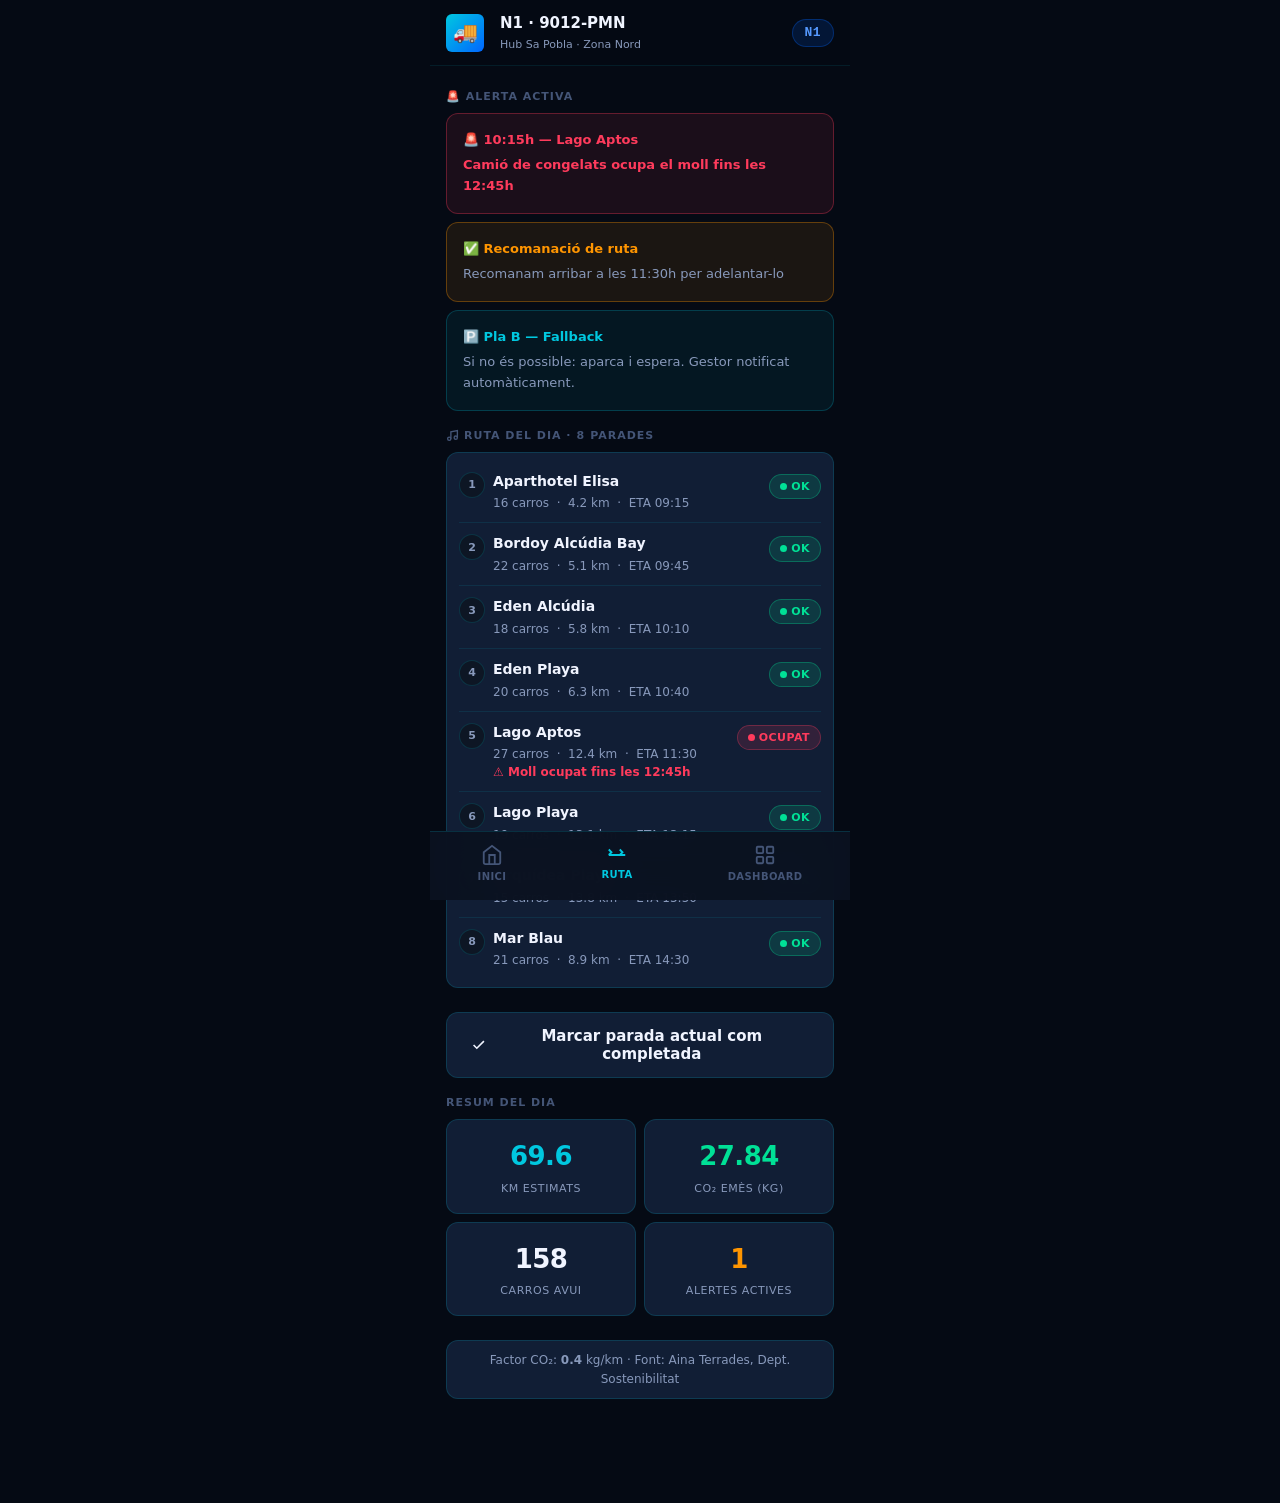
<file: xofer.html>
<!DOCTYPE html>
<html lang="ca">
<head>
  <meta charset="UTF-8">
  <meta name="viewport" content="width=device-width, initial-scale=1.0, maximum-scale=1.0, user-scalable=no">
  <meta name="theme-color" content="#050A14">
  <meta name="apple-mobile-web-app-capable" content="yes">
  <title>PolarRoute — Xofer</title>
  <link rel="stylesheet" href="style.css">
</head>
<body>
  <!-- ====================================================
       xofer.html — Ruta del dia + alertes en temps real
       Hackathon InnovaFP 2026 · Polarier
       ==================================================== -->

  <!-- Capçalera sticky -->
  <header class="page-header">
    <div class="logo-icon">🚚</div>
    <div class="header-info">
      <h1 id="header-title">Vehicle · —</h1>
      <div class="subtitle" id="header-subtitle">Carregant ruta...</div>
    </div>
    <div id="header-badge"></div>
  </header>

  <div class="container" style="margin-top: 6px;">

    <!-- === ALERTA ACTIVA — caixa prominent, visible si hi ha alertes === -->
    <div id="zona-alerta" style="display:none;"></div>

    <!-- === RUTA DEL DIA === -->
    <div class="section">
      <div class="section-title">
        <svg width="13" height="13" viewBox="0 0 24 24" fill="none" stroke="currentColor" stroke-width="2.5">
          <path d="M9 18V5l12-2v13"/><circle cx="6" cy="18" r="3"/><circle cx="18" cy="16" r="3"/>
        </svg>
        Ruta del dia · <span id="ruta-parades">0</span> parades
      </div>
      <div class="card" style="padding: 8px 12px;">
        <ul class="stop-list" id="stop-list">
          <!-- Generat per JavaScript -->
        </ul>
      </div>
    </div>

    <!-- === ACCIÓ: Marcar parada completada === -->
    <div class="section" style="margin-bottom: var(--sp-md);">
      <button class="btn btn-secondary" onclick="marcarCompletada()">
        <svg width="16" height="16" viewBox="0 0 24 24" fill="none" stroke="currentColor" stroke-width="2.5">
          <path d="M20 6L9 17l-5-5"/>
        </svg>
        Marcar parada actual com completada
      </button>
    </div>

    <!-- === RESUM DEL DIA === -->
    <div class="section">
      <div class="section-title">Resum del dia</div>
      <div class="stats-grid">
        <div class="stat-card">
          <div class="stat-value cyan" id="stat-km">—</div>
          <div class="stat-label">Km estimats</div>
        </div>
        <div class="stat-card">
          <div class="stat-value green" id="stat-co2">—</div>
          <div class="stat-label">CO₂ emès (kg)</div>
        </div>
        <div class="stat-card">
          <div class="stat-value" id="stat-carros">—</div>
          <div class="stat-label">Carros avui</div>
        </div>
        <div class="stat-card">
          <div class="stat-value orange" id="stat-alertes">0</div>
          <div class="stat-label">Alertes actives</div>
        </div>
      </div>
    </div>

    <!-- === NOTA CO2 === -->
    <div class="card text-sm text-muted center" style="padding: 10px;">
      Factor CO₂: <strong id="factor-co2-text">—</strong> kg/km
      · Font: Aina Terrades, Dept. Sostenibilitat
    </div>

  </div>

  <!-- Navegació inferior -->
  <nav class="bottom-nav">
    <a href="index.html" class="nav-item">
      <svg viewBox="0 0 24 24" fill="none" stroke="currentColor" stroke-width="2">
        <path d="M3 9l9-7 9 7v11a2 2 0 01-2 2H5a2 2 0 01-2-2z"/>
        <polyline points="9,22 9,12 15,12 15,22"/>
      </svg>
      Inici
    </a>
    <button class="nav-item active">
      <svg viewBox="0 0 24 24" fill="none" stroke="currentColor" stroke-width="2">
        <path d="M3 12h18M3 6l3 3-3 3M15 6l3 3-3 3"/>
      </svg>
      Ruta
    </button>
    <a href="gestor.html" class="nav-item">
      <svg viewBox="0 0 24 24" fill="none" stroke="currentColor" stroke-width="2">
        <rect x="3" y="3" width="7" height="7" rx="1"/>
        <rect x="14" y="3" width="7" height="7" rx="1"/>
        <rect x="3" y="14" width="7" height="7" rx="1"/>
        <rect x="14" y="14" width="7" height="7" rx="1"/>
      </svg>
      Dashboard
    </a>
  </nav>

  <script src="data.js"></script>
  <script>
    // ============================================================
    // xofer.html — Lògica principal de la vista del xofer
    // ============================================================

    // Llegeix paràmetres de la URL — default: vehicle 9012-PMN (té alerta activa, ideal per demo)
    const params   = new URLSearchParams(window.location.search);
    const matricula = params.get('matricula') || '9012-PMN';
    const tipusUrl  = params.get('tipus') || 'N1';

    // Cerca el vehicle — fallback al vehicle amb alerta per a la demo
    const vehicle = getVehicleByMatricula(matricula)
                 || VEHICLES.find(v => v.tipus === tipusUrl)
                 || VEHICLES[2];

    // Hotels de la ruta del vehicle
    const idsRuta    = RUTES[vehicle.ruta] || RUTES['N1'];
    const hotelsRuta = idsRuta.map(id => getHotelById(id)).filter(Boolean);

    // Seguiment de quines parades estan completades
    const paradesCompletades = new Set();

    /**
     * Punt d'entrada — inicialitza tota la pàgina
     */
    function inicialitzar() {
      renderCapcalera();
      renderAlertes();
      renderParades();
      renderStats();
    }

    /**
     * Renderitza la capçalera amb les dades del vehicle
     */
    function renderCapcalera() {
      const hubNom = vehicle.hub === 'sa_pobla'
        ? 'Hub Sa Pobla · Zona Nord'
        : 'Son Castelló · ' + vehicle.ruta.replace('N2_', 'Zona ').replace('palma','Palma').replace('palmanova','Palmanova').replace('peguera','Peguera').replace('est','Est');

      document.getElementById('header-title').textContent =
        `${vehicle.tipus} · ${vehicle.matricula}`;
      document.getElementById('header-subtitle').textContent = hubNom;

      document.getElementById('header-badge').innerHTML =
        `<span class="vehicle-chip">${vehicle.tipus}</span>`;

      document.getElementById('factor-co2-text').textContent =
        CO2_FACTORS[vehicle.tipus];
    }

    /**
     * Renderitza les alertes actives prominents
     */
    function renderAlertes() {
      // Alertes que afecten vehicles de la ruta o hotels de la ruta
      const alertesActives = ALERTES.filter(a =>
        a.estat === 'activa' && (
          a.vehicles_afectats.includes(vehicle.matricula) ||
          hotelsRuta.some(h => h.id === a.hotel_id && h.alerta)
        )
      );

      const zona = document.getElementById('zona-alerta');

      if (!alertesActives.length) {
        zona.style.display = 'none';
        return;
      }

      zona.style.display = 'block';
      let html = `<div class="section-title">🚨 Alerta activa</div>`;

      alertesActives.forEach(alerta => {
        const hotel = getHotelById(alerta.hotel_id);
        const nomHotel = hotel ? hotel.nom : 'Hotel desconegut';

        html += `
          <!-- Bloc d'alerta per ${nomHotel} -->
          <div class="alert-box danger" style="margin-bottom: 8px;">
            <div class="alert-header">
              🚨 ${alerta.hora_detectada}h — ${nomHotel}
            </div>
            <div class="alert-body">
              <strong style="color: var(--danger);">${alerta.missatge}</strong>
            </div>
          </div>

          <div class="alert-box warning" style="margin-bottom: 8px;">
            <div class="alert-header">✅ Recomanació de ruta</div>
            <div class="alert-body">${alerta.recomanacio}</div>
          </div>

          <div class="alert-box info" style="margin-bottom: 16px;">
            <div class="alert-header">🅿️ Pla B — Fallback</div>
            <div class="alert-body">${alerta.fallback}</div>
          </div>
        `;
      });

      zona.innerHTML = html;

      // Actualitza el comptador d'alertes a les estadístiques
      document.getElementById('stat-alertes').textContent = alertesActives.length;
    }

    /**
     * Renderitza la llista de parades de la ruta
     */
    function renderParades() {
      const list = document.getElementById('stop-list');
      list.innerHTML = '';

      document.getElementById('ruta-parades').textContent = hotelsRuta.length;

      hotelsRuta.forEach((hotel, i) => {
        const li = document.createElement('li');
        li.className = 'stop-item' + (paradesCompletades.has(hotel.id) ? ' done' : '');
        li.id = `stop-${hotel.id}`;

        // Determina badge d'estat
        let badge = '';
        if (paradesCompletades.has(hotel.id)) {
          badge = `<span class="badge badge-neutral">Fet</span>`;
        } else if (hotel.alerta) {
          badge = `<span class="badge badge-danger"><span class="status-dot danger"></span>Ocupat</span>`;
        } else if (hotel.moll_ocupat) {
          badge = `<span class="badge badge-alert"><span class="status-dot alert"></span>Espera</span>`;
        } else {
          badge = `<span class="badge badge-ok"><span class="status-dot ok"></span>OK</span>`;
        }

        // Informació extra si hi ha alerta (fins quina hora)
        let extra = '';
        if (hotel.alerta && hotel.fins_hora && !paradesCompletades.has(hotel.id)) {
          extra = `<br><span style="color:var(--danger); font-weight:600;">⚠️ Moll ocupat fins les ${hotel.fins_hora}h</span>`;
        }

        li.innerHTML = `
          <div class="stop-number">${i + 1}</div>
          <div class="stop-info">
            <div class="stop-name">${hotel.nom}</div>
            <div class="stop-meta">
              ${hotel.carros} carros &nbsp;·&nbsp; ${hotel.km_hub} km &nbsp;·&nbsp; ETA ${hotel.eta_prevista}
              ${extra}
            </div>
          </div>
          <div class="stop-badge">${badge}</div>
        `;

        list.appendChild(li);
      });
    }

    /**
     * Actualitza els comptadors del resum del dia
     */
    function renderStats() {
      const kmTotals    = hotelsRuta.reduce((acc, h) => acc + h.km_hub, 0);
      const carrosTotals = hotelsRuta.reduce((acc, h) => acc + h.carros, 0);
      const co2Total    = calcularCO2(kmTotals, vehicle.tipus);

      document.getElementById('stat-km').textContent     = Math.round(kmTotals * 10) / 10;
      document.getElementById('stat-co2').textContent    = co2Total;
      document.getElementById('stat-carros').textContent = carrosTotals;
    }

    /**
     * Marca la primera parada pendent com a completada (demo interactiva)
     */
    function marcarCompletada() {
      const pendents = hotelsRuta.filter(h => !paradesCompletades.has(h.id));
      if (!pendents.length) return;

      const hotel = pendents[0];
      paradesCompletades.add(hotel.id);

      // Re-renderitza la llista per reflectir el canvi
      renderParades();

      // Actualitza el badge en el DOM directament per suavitat visual
      const item = document.getElementById(`stop-${hotel.id}`);
      if (item) {
        item.classList.add('done');
        const badge = item.querySelector('.stop-badge');
        if (badge) badge.innerHTML = `<span class="badge badge-neutral">Fet</span>`;
      }
    }

    // Inicialitza la pàgina en carregar
    inicialitzar();

    // Simula actualitzacions en temps real cada 30 segons
    setInterval(() => renderAlertes(), 30000);
  </script>
</body>
</html>
</file>
<file: style.css>
/* ============================================================
   style.css — PolarRoute · Disseny compartit
   Hackathon InnovaFP 2026 · Polarier Mallorca
   Mòbil-first · Dark theme · max-width 420px
   ============================================================ */

/* ----------------------------------------------------------
   Variables CSS — Colors corporatius i tokens de disseny
   ---------------------------------------------------------- */
:root {
  /* Capes de fons */
  --bg-base:        #050A14;
  --bg-surface:     #0D1624;
  --bg-card:        #111E35;
  --bg-card-hover:  #162440;

  /* Text */
  --text-primary:   #F0F4FF;
  --text-secondary: #8899BB;
  --text-muted:     #445577;

  /* Accents */
  --accent-cyan:    #00C8E0;
  --accent-blue:    #0066FF;
  --accent-red:     #C8102E;   /* Vermell corporatiu Polarier */

  /* Estats */
  --ok:      #00E096;
  --alert:   #FF9500;
  --danger:  #FF3B5C;
  --info:    #00C8E0;

  /* Bordes */
  --border-subtle: rgba(0, 200, 224, 0.10);
  --border-card:   rgba(0, 200, 224, 0.17);

  /* Tipografia */
  --font: system-ui, -apple-system, 'Segoe UI', Roboto, Helvetica, sans-serif;
  --font-mono: 'SF Mono', 'Cascadia Code', 'Fira Code', 'Consolas', monospace;

  /* Espaiat */
  --sp-xs:  4px;
  --sp-sm:  8px;
  --sp-md:  16px;
  --sp-lg:  24px;
  --sp-xl:  32px;

  /* Radis */
  --r-sm:   6px;
  --r-md:   12px;
  --r-lg:   18px;
  --r-full: 9999px;
}

/* ----------------------------------------------------------
   Reset i base
   ---------------------------------------------------------- */
*, *::before, *::after {
  box-sizing: border-box;
  margin: 0;
  padding: 0;
}

html {
  font-size: 16px;
  -webkit-text-size-adjust: 100%;
  scroll-behavior: smooth;
}

body {
  font-family: var(--font);
  background-color: var(--bg-base);
  color: var(--text-primary);
  min-height: 100vh;
  max-width: 420px;
  margin: 0 auto;
  padding-bottom: 80px; /* Espai per la navegació inferior fixe */
  line-height: 1.55;
  -webkit-font-smoothing: antialiased;
  -moz-osx-font-smoothing: grayscale;
}

a { color: inherit; text-decoration: none; }
button { font-family: var(--font); }

/* ----------------------------------------------------------
   Contenidor de pàgina
   ---------------------------------------------------------- */
.container {
  padding: var(--sp-md);
}

/* ----------------------------------------------------------
   Capçalera de pàgina — sticky amb blur
   ---------------------------------------------------------- */
.page-header {
  display: flex;
  align-items: center;
  gap: var(--sp-md);
  padding: 12px var(--sp-md);
  border-bottom: 1px solid var(--border-subtle);
  position: sticky;
  top: 0;
  background: rgba(5, 10, 20, 0.94);
  backdrop-filter: blur(16px);
  -webkit-backdrop-filter: blur(16px);
  z-index: 100;
}

.page-header .logo-icon {
  width: 38px;
  height: 38px;
  background: linear-gradient(135deg, var(--accent-cyan), var(--accent-blue));
  border-radius: var(--r-sm);
  display: flex;
  align-items: center;
  justify-content: center;
  font-size: 20px;
  flex-shrink: 0;
}

.page-header .header-info { flex: 1; min-width: 0; }

.page-header h1 {
  font-size: 15px;
  font-weight: 700;
  white-space: nowrap;
  overflow: hidden;
  text-overflow: ellipsis;
}

.page-header .subtitle {
  font-size: 11px;
  color: var(--text-secondary);
  margin-top: 1px;
}

/* ----------------------------------------------------------
   Cards
   ---------------------------------------------------------- */
.card {
  background: var(--bg-card);
  border: 1px solid var(--border-card);
  border-radius: var(--r-md);
  padding: var(--sp-md);
  margin-bottom: var(--sp-sm);
}

.card-title {
  font-size: 12px;
  font-weight: 700;
  color: var(--text-secondary);
  text-transform: uppercase;
  letter-spacing: 0.07em;
  margin-bottom: var(--sp-sm);
}

.card.card-alert  { border-color: rgba(255,149,0,.35);  background: rgba(255,149,0,.05); }
.card.card-danger { border-color: rgba(255,59,92,.35);  background: rgba(255,59,92,.05); }
.card.card-ok     { border-color: rgba(0,224,150,.25);  background: rgba(0,224,150,.04); }

/* ----------------------------------------------------------
   Badges d'estat
   ---------------------------------------------------------- */
.badge {
  display: inline-flex;
  align-items: center;
  gap: 4px;
  padding: 3px 10px;
  border-radius: var(--r-full);
  font-size: 11px;
  font-weight: 700;
  letter-spacing: 0.04em;
  text-transform: uppercase;
  white-space: nowrap;
}

.badge-ok      { background: rgba(0,224,150,.14);  color: var(--ok);    border: 1px solid rgba(0,224,150,.30); }
.badge-alert   { background: rgba(255,149,0,.14);  color: var(--alert); border: 1px solid rgba(255,149,0,.30); }
.badge-danger  { background: rgba(255,59,92,.14);  color: var(--danger);border: 1px solid rgba(255,59,92,.30); }
.badge-info    { background: rgba(0,200,224,.14);  color: var(--info);  border: 1px solid rgba(0,200,224,.25); }
.badge-neutral { background: rgba(136,153,187,.12);color: var(--text-secondary); border: 1px solid rgba(136,153,187,.22); }

/* Punt indicador d'estat pulsant */
.status-dot {
  width: 7px;
  height: 7px;
  border-radius: var(--r-full);
  flex-shrink: 0;
}

.status-dot.ok     { background: var(--ok); }
.status-dot.alert  { background: var(--alert);  animation: pulse-dot 1.6s ease-in-out infinite; }
.status-dot.danger { background: var(--danger); animation: pulse-dot 1.2s ease-in-out infinite; }

@keyframes pulse-dot {
  0%, 100% { opacity: 1; }
  50%       { opacity: 0.35; }
}

/* ----------------------------------------------------------
   Botons
   ---------------------------------------------------------- */
.btn {
  display: flex;
  align-items: center;
  justify-content: center;
  gap: var(--sp-sm);
  width: 100%;
  padding: 14px var(--sp-lg);
  border: none;
  border-radius: var(--r-md);
  font-size: 15px;
  font-weight: 600;
  cursor: pointer;
  transition: opacity .18s, transform .12s;
  -webkit-tap-highlight-color: transparent;
}

.btn-primary {
  background: linear-gradient(135deg, var(--accent-cyan), var(--accent-blue));
  color: #fff;
}

.btn-primary:active { opacity: .8; transform: scale(.97); }
.btn-primary:disabled { opacity: .35; cursor: not-allowed; }

.btn-secondary {
  background: var(--bg-card);
  color: var(--text-primary);
  border: 1px solid var(--border-card);
}
.btn-secondary:active { background: var(--bg-card-hover); }

.btn-danger {
  background: rgba(255,59,92,.12);
  color: var(--danger);
  border: 1px solid rgba(255,59,92,.28);
}
.btn-danger:active { opacity: .7; }

.btn-sm {
  padding: 9px 16px;
  font-size: 13px;
  width: auto;
  border-radius: var(--r-sm);
}

/* ----------------------------------------------------------
   Formularis
   ---------------------------------------------------------- */
.form-group { margin-bottom: var(--sp-md); }

.form-label {
  display: block;
  font-size: 11px;
  font-weight: 700;
  color: var(--text-secondary);
  text-transform: uppercase;
  letter-spacing: 0.06em;
  margin-bottom: 5px;
}

.form-control {
  width: 100%;
  padding: 12px var(--sp-md);
  background: var(--bg-surface);
  border: 1px solid var(--border-card);
  border-radius: var(--r-sm);
  color: var(--text-primary);
  font-family: var(--font);
  font-size: 15px;
  appearance: none;
  -webkit-appearance: none;
  transition: border-color .2s;
  outline: none;
}

.form-control:focus { border-color: var(--accent-cyan); }
.form-control option { background: var(--bg-surface); color: var(--text-primary); }

/* ----------------------------------------------------------
   Llista de parades (xofer)
   ---------------------------------------------------------- */
.stop-list { list-style: none; }

.stop-item {
  display: flex;
  align-items: flex-start;
  gap: var(--sp-sm);
  padding: 10px 0;
  border-bottom: 1px solid var(--border-subtle);
}
.stop-item:last-child { border-bottom: none; }
.stop-item.done { opacity: .45; }

.stop-number {
  width: 26px;
  height: 26px;
  border-radius: var(--r-full);
  background: var(--bg-surface);
  border: 1px solid var(--border-card);
  display: flex;
  align-items: center;
  justify-content: center;
  font-size: 11px;
  font-weight: 700;
  color: var(--text-secondary);
  flex-shrink: 0;
  margin-top: 1px;
}

.stop-info { flex: 1; min-width: 0; }
.stop-name { font-size: 14px; font-weight: 600; }
.stop-meta { font-size: 12px; color: var(--text-secondary); margin-top: 2px; line-height: 1.5; }
.stop-badge { flex-shrink: 0; margin-top: 2px; }

/* ----------------------------------------------------------
   Caixes d'alerta
   ---------------------------------------------------------- */
.alert-box {
  border-radius: var(--r-md);
  padding: var(--sp-md);
  margin-bottom: var(--sp-sm);
}

.alert-box:last-child { margin-bottom: 0; }

.alert-box.warning { background: rgba(255,149,0,.09);  border: 1px solid rgba(255,149,0,.32); }
.alert-box.danger  { background: rgba(255,59,92,.09);  border: 1px solid rgba(255,59,92,.32); }
.alert-box.success { background: rgba(0,224,150,.07);  border: 1px solid rgba(0,224,150,.28); }
.alert-box.info    { background: rgba(0,200,224,.07);  border: 1px solid rgba(0,200,224,.22); }

.alert-header {
  font-size: 13px;
  font-weight: 700;
  display: flex;
  align-items: center;
  gap: 5px;
  margin-bottom: 5px;
}

.alert-box.warning .alert-header { color: var(--alert); }
.alert-box.danger  .alert-header { color: var(--danger); }
.alert-box.success .alert-header { color: var(--ok); }
.alert-box.info    .alert-header { color: var(--info); }

.alert-body { font-size: 13px; color: var(--text-secondary); line-height: 1.6; }

/* ----------------------------------------------------------
   Estadístiques / comptadors
   ---------------------------------------------------------- */
.stats-grid {
  display: grid;
  grid-template-columns: 1fr 1fr;
  gap: var(--sp-sm);
}

.stat-card {
  background: var(--bg-card);
  border: 1px solid var(--border-card);
  border-radius: var(--r-md);
  padding: var(--sp-md);
  text-align: center;
}

.stat-value {
  font-size: 26px;
  font-weight: 800;
  font-variant-numeric: tabular-nums;
  letter-spacing: -0.02em;
  color: var(--text-primary);
}

.stat-value.cyan   { color: var(--accent-cyan); }
.stat-value.green  { color: var(--ok); }
.stat-value.orange { color: var(--alert); }
.stat-value.blue   { color: var(--accent-blue); }

.stat-label {
  font-size: 11px;
  color: var(--text-secondary);
  text-transform: uppercase;
  letter-spacing: 0.05em;
  margin-top: 3px;
}

/* ----------------------------------------------------------
   Mapa de zones (gestor) — taula visual 2x3
   ---------------------------------------------------------- */
.zone-grid {
  display: grid;
  grid-template-columns: 1fr 1fr;
  gap: var(--sp-sm);
}

.zone-tile {
  background: var(--bg-card);
  border: 1px solid var(--border-card);
  border-radius: var(--r-md);
  padding: var(--sp-sm) var(--sp-md);
}

.zone-tile.has-alert { border-color: rgba(255,149,0,.35); }
.zone-tile.has-danger { border-color: rgba(255,59,92,.35); }

.zone-tile-name {
  font-size: 10px;
  font-weight: 700;
  text-transform: uppercase;
  letter-spacing: 0.08em;
  color: var(--text-muted);
  margin-bottom: 4px;
}

.zone-tile-count {
  font-size: 22px;
  font-weight: 800;
  color: var(--text-primary);
}

.zone-tile-sub {
  font-size: 11px;
  color: var(--text-secondary);
  margin-top: 2px;
}

/* ----------------------------------------------------------
   Targetes de vehicle (gestor)
   ---------------------------------------------------------- */
.vehicle-card {
  background: var(--bg-card);
  border: 1px solid var(--border-card);
  border-radius: var(--r-md);
  padding: var(--sp-md);
  margin-bottom: var(--sp-sm);
  display: flex;
  align-items: center;
  gap: var(--sp-md);
}

.vehicle-card.alert  { border-left: 3px solid var(--alert); }
.vehicle-card.danger { border-left: 3px solid var(--danger); }
.vehicle-card.ok     { border-left: 3px solid var(--ok); }
.vehicle-card.done   { opacity: .55; }

.vehicle-card .v-type {
  width: 40px;
  height: 40px;
  background: var(--bg-surface);
  border-radius: var(--r-sm);
  display: flex;
  align-items: center;
  justify-content: center;
  font-size: 11px;
  font-weight: 800;
  color: var(--accent-cyan);
  flex-shrink: 0;
  letter-spacing: 0.02em;
}

.vehicle-card .v-info { flex: 1; min-width: 0; }
.vehicle-card .v-matricula { font-size: 14px; font-weight: 700; font-family: var(--font-mono); }
.vehicle-card .v-xofer { font-size: 12px; color: var(--text-secondary); margin-top: 1px; }
.vehicle-card .v-hotel { font-size: 11px; color: var(--text-muted); margin-top: 2px; white-space: nowrap; overflow: hidden; text-overflow: ellipsis; }

/* ----------------------------------------------------------
   Toggle switch (hotel.html — moll ocupat)
   ---------------------------------------------------------- */
.toggle-row {
  display: flex;
  align-items: center;
  justify-content: space-between;
  padding: var(--sp-md) 0;
}

.toggle-label-text {
  font-size: 15px;
  font-weight: 600;
}

.toggle-wrap { position: relative; width: 52px; height: 28px; }

.toggle-wrap input {
  opacity: 0;
  width: 0;
  height: 0;
  position: absolute;
}

.toggle-track {
  position: absolute;
  inset: 0;
  background: var(--bg-surface);
  border: 1px solid var(--border-card);
  border-radius: var(--r-full);
  cursor: pointer;
  transition: background .25s, border-color .25s;
}

.toggle-track::after {
  content: '';
  position: absolute;
  width: 20px;
  height: 20px;
  left: 3px;
  top: 3px;
  background: var(--text-muted);
  border-radius: var(--r-full);
  transition: transform .25s, background .25s;
}

.toggle-wrap input:checked ~ .toggle-track {
  background: rgba(255,59,92,.2);
  border-color: var(--danger);
}

.toggle-wrap input:checked ~ .toggle-track::after {
  transform: translateX(24px);
  background: var(--danger);
}

/* ----------------------------------------------------------
   Historial / Timeline (hotel.html)
   ---------------------------------------------------------- */
.timeline { list-style: none; padding-left: 18px; position: relative; }

.timeline::before {
  content: '';
  position: absolute;
  left: 5px;
  top: 8px;
  bottom: 8px;
  width: 1px;
  background: var(--border-subtle);
}

.timeline-item {
  position: relative;
  padding-bottom: var(--sp-md);
}
.timeline-item:last-child { padding-bottom: 0; }

.timeline-item::before {
  content: '';
  position: absolute;
  left: -15px;
  top: 5px;
  width: 8px;
  height: 8px;
  border-radius: var(--r-full);
  background: var(--accent-cyan);
}

.timeline-item.cancel::before  { background: var(--alert); }
.timeline-item.alerta::before  { background: var(--danger); animation: pulse-dot 1.2s infinite; }
.timeline-item.espera::before  { background: var(--alert); }

.timeline-hora { font-size: 11px; font-family: var(--font-mono); color: var(--accent-cyan); }
.timeline-text { font-size: 13px; color: var(--text-primary); margin-top: 1px; }
.timeline-sub  { font-size: 11px; color: var(--text-secondary); }

/* ----------------------------------------------------------
   Navegació inferior fixe
   ---------------------------------------------------------- */
.bottom-nav {
  position: fixed;
  bottom: 0;
  left: 50%;
  transform: translateX(-50%);
  width: 100%;
  max-width: 420px;
  background: rgba(11, 18, 32, 0.97);
  border-top: 1px solid var(--border-card);
  backdrop-filter: blur(20px);
  -webkit-backdrop-filter: blur(20px);
  display: flex;
  justify-content: space-around;
  padding: 8px 0 max(12px, env(safe-area-inset-bottom));
  z-index: 200;
}

.nav-item {
  display: flex;
  flex-direction: column;
  align-items: center;
  gap: 3px;
  padding: 4px 12px;
  cursor: pointer;
  text-decoration: none;
  color: var(--text-muted);
  font-size: 10px;
  font-weight: 600;
  letter-spacing: 0.04em;
  text-transform: uppercase;
  border: none;
  background: none;
  -webkit-tap-highlight-color: transparent;
  transition: color .18s;
}

.nav-item.active { color: var(--accent-cyan); }

.nav-item svg { width: 22px; height: 22px; }

/* ----------------------------------------------------------
   Seccions amb títol
   ---------------------------------------------------------- */
.section { margin-bottom: var(--sp-lg); }

.section-title {
  font-size: 11px;
  font-weight: 700;
  color: var(--text-muted);
  text-transform: uppercase;
  letter-spacing: 0.09em;
  margin-bottom: var(--sp-sm);
  display: flex;
  align-items: center;
  gap: 5px;
}

.divider {
  height: 1px;
  background: var(--border-subtle);
  margin: var(--sp-md) 0;
}

/* ----------------------------------------------------------
   Pantalla de login (index.html)
   ---------------------------------------------------------- */
.login-splash {
  text-align: center;
  padding: var(--sp-xl) var(--sp-md) var(--sp-lg);
}

.brand-icon {
  width: 76px;
  height: 76px;
  background: linear-gradient(140deg, var(--accent-cyan), var(--accent-blue));
  border-radius: 20px;
  display: flex;
  align-items: center;
  justify-content: center;
  margin: 0 auto var(--sp-md);
  font-size: 38px;
  box-shadow: 0 8px 36px rgba(0, 102, 255, 0.38);
}

.brand-name {
  font-size: 30px;
  font-weight: 800;
  letter-spacing: -0.03em;
  background: linear-gradient(135deg, var(--accent-cyan) 0%, var(--accent-blue) 100%);
  -webkit-background-clip: text;
  -webkit-text-fill-color: transparent;
  background-clip: text;
}

.brand-tagline {
  font-size: 13px;
  color: var(--text-secondary);
  margin-top: 4px;
}

/* Selector de rols */
.role-grid {
  display: grid;
  grid-template-columns: 1fr 1fr 1fr;
  gap: var(--sp-sm);
  margin-bottom: var(--sp-lg);
}

.role-btn {
  display: flex;
  flex-direction: column;
  align-items: center;
  gap: 6px;
  padding: var(--sp-md) var(--sp-sm);
  background: var(--bg-card);
  border: 2px solid var(--border-card);
  border-radius: var(--r-md);
  cursor: pointer;
  color: var(--text-secondary);
  transition: all .2s;
  -webkit-tap-highlight-color: transparent;
}

.role-btn .role-icon { font-size: 30px; }
.role-btn .role-text { font-size: 11px; font-weight: 700; text-transform: uppercase; letter-spacing: 0.05em; }

.role-btn.selected,
.role-btn:active {
  border-color: var(--accent-cyan);
  color: var(--text-primary);
  background: rgba(0,200,224,.07);
  box-shadow: 0 0 0 1px var(--accent-cyan);
}

/* Chip de vehicle (xofer) */
.vehicle-chip {
  display: inline-flex;
  align-items: center;
  gap: 6px;
  padding: 3px 12px;
  background: rgba(0,102,255,.15);
  border: 1px solid rgba(0,102,255,.30);
  border-radius: var(--r-full);
  font-size: 13px;
  font-weight: 800;
  color: #5599FF;
  font-family: var(--font-mono);
  letter-spacing: 0.03em;
}

/* ----------------------------------------------------------
   Utilitats generals
   ---------------------------------------------------------- */
.flex-between { display: flex; justify-content: space-between; align-items: center; }
.flex-center  { display: flex; align-items: center; gap: var(--sp-sm); }
.text-sm      { font-size: 12px; }
.text-muted   { color: var(--text-secondary); }
.text-danger  { color: var(--danger); }
.text-ok      { color: var(--ok); }
.text-mono    { font-family: var(--font-mono); }
.mt-sm        { margin-top: var(--sp-sm); }
.mt-md        { margin-top: var(--sp-md); }
.mb-md        { margin-bottom: var(--sp-md); }
.center       { text-align: center; }
</file>
